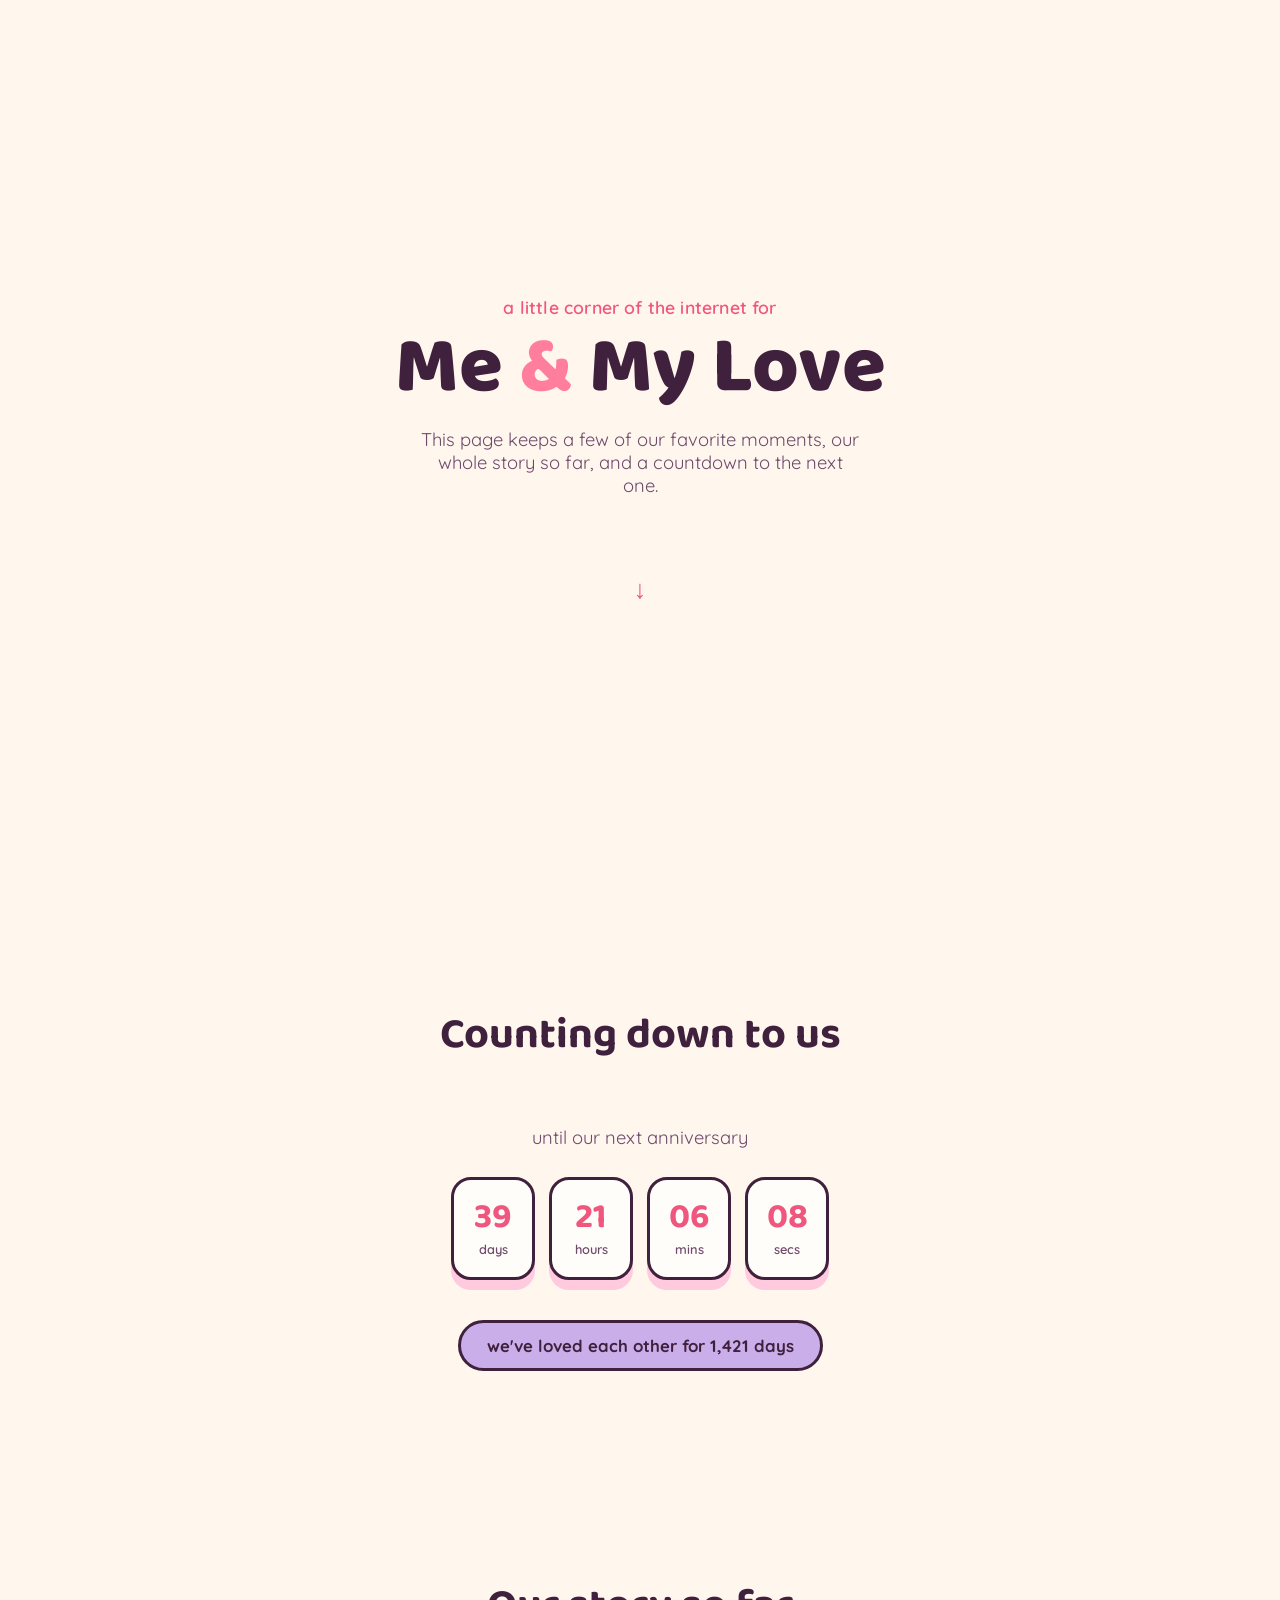
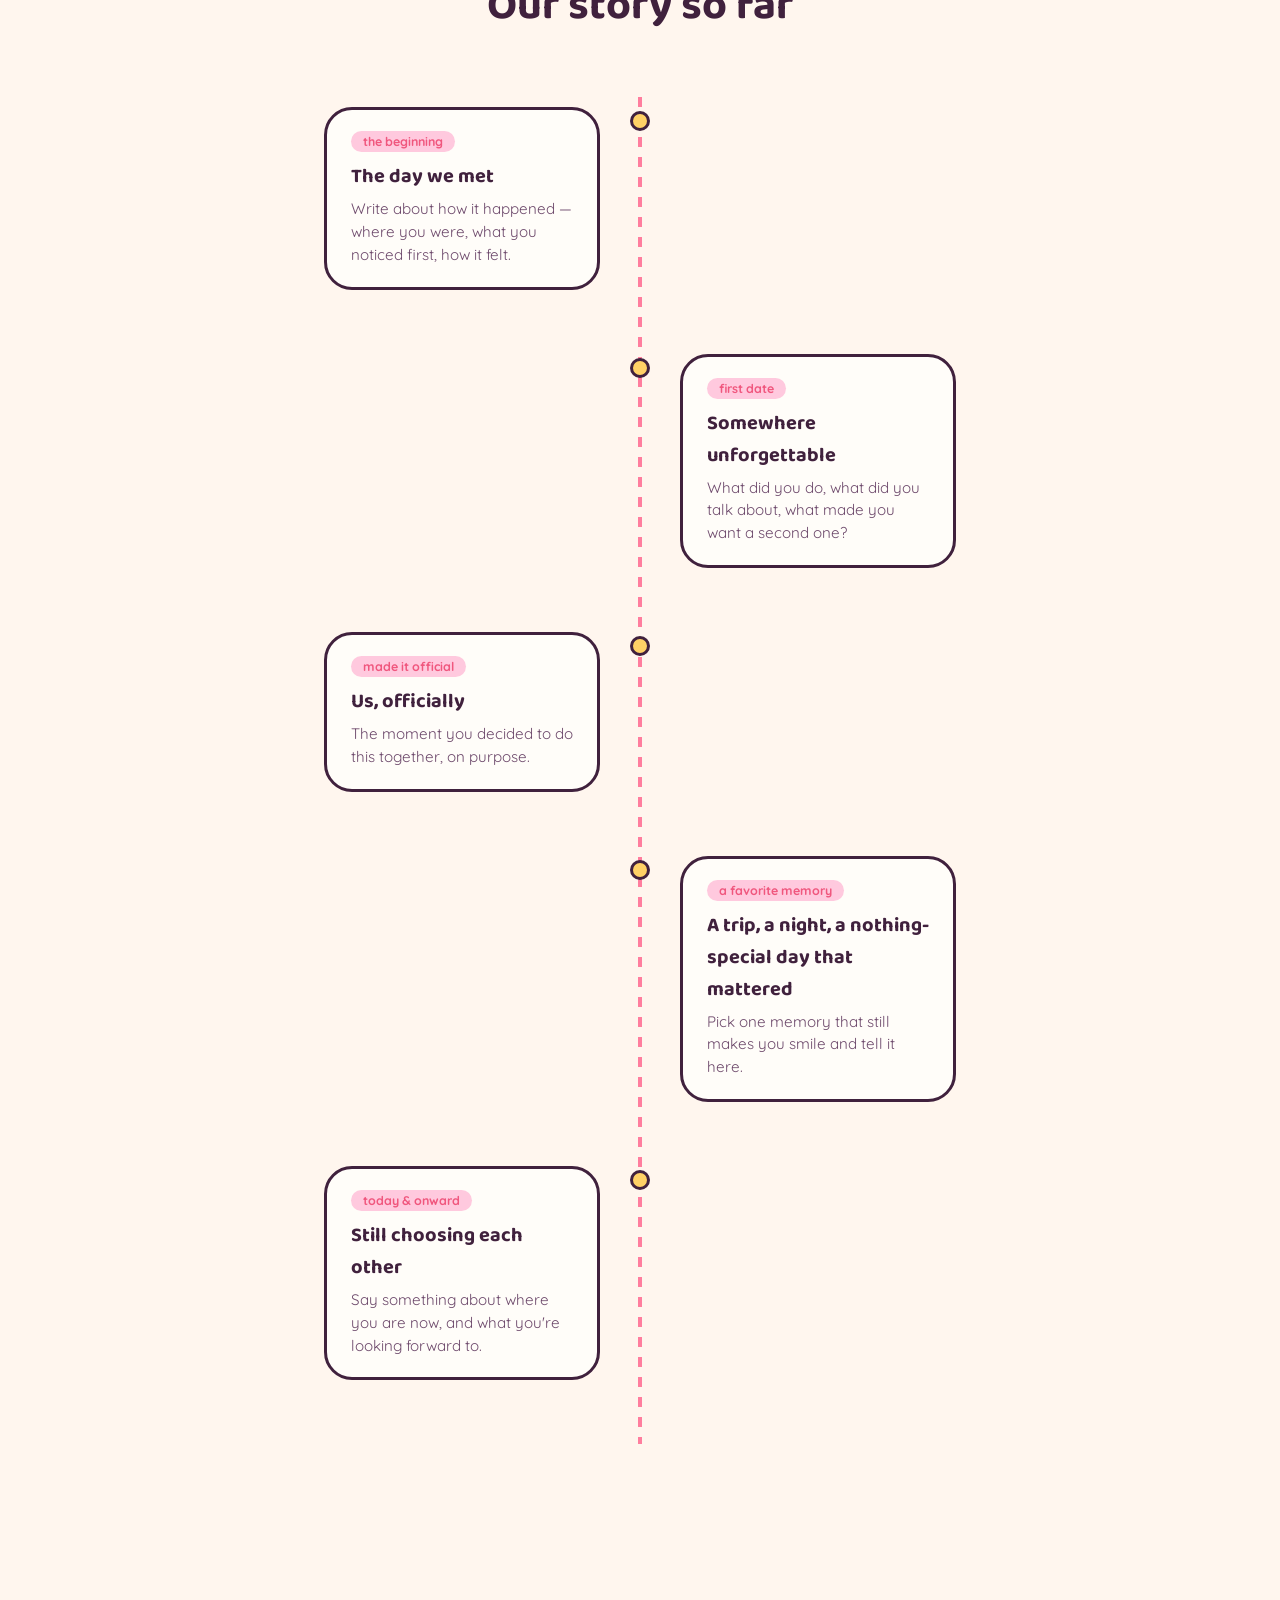
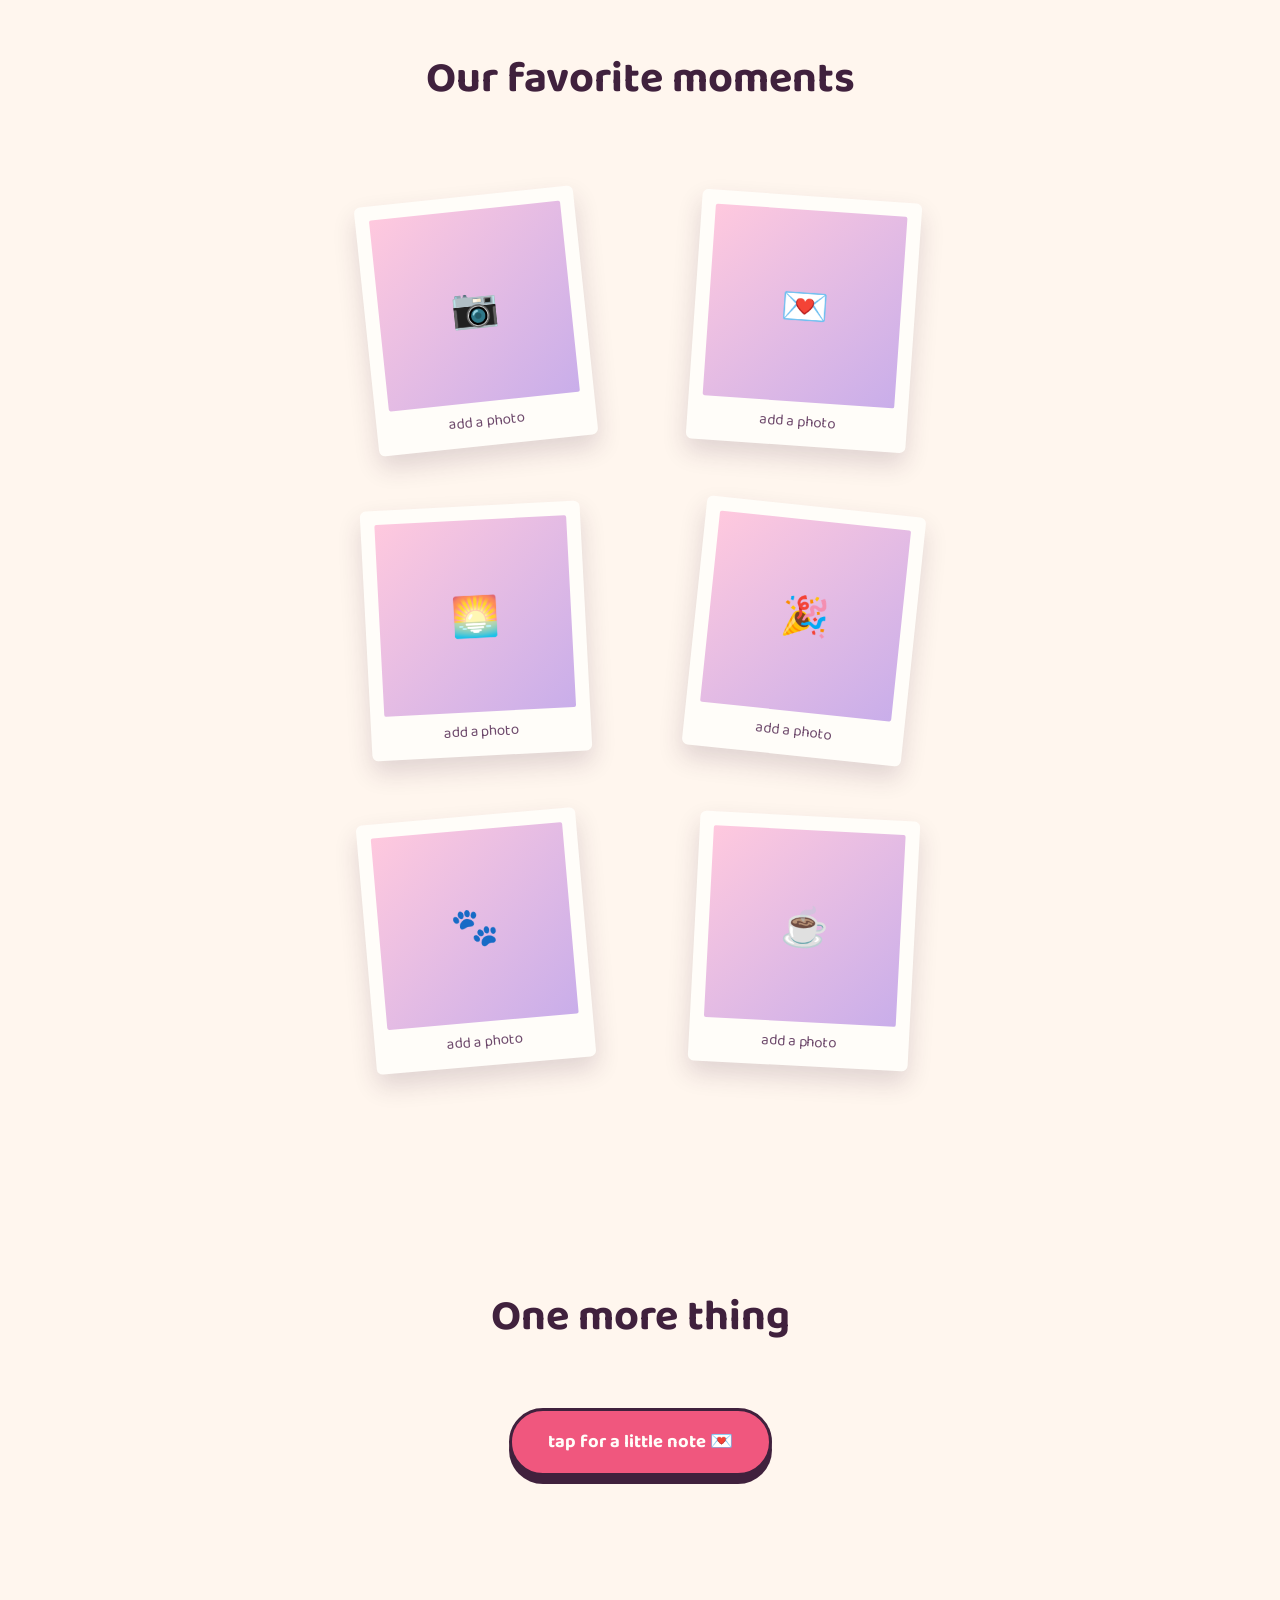
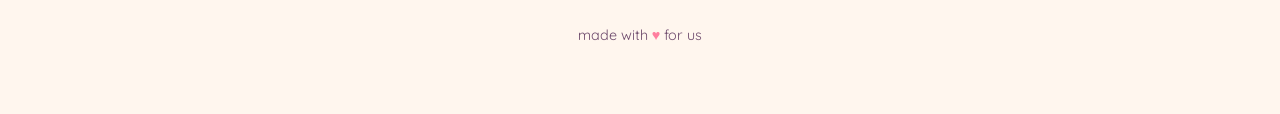
<file: templates/index.html>
<!DOCTYPE html>
<html lang="en">
<head>
<meta charset="UTF-8">
<meta name="viewport" content="width=device-width, initial-scale=1.0">
<title>Me & My Love</title>

<!--
  ============================================================
  QUICK CUSTOMIZE GUIDE — everything you'll want to change
  ============================================================
  1. Your names + tagline      → search for "EDIT: NAMES"
  2. The day you got together  → search for "EDIT: START DATE"
  3. Next anniversary/countdown target → search for "EDIT: COUNTDOWN TARGET"
  4. Timeline story            → search for "EDIT: TIMELINE"
  5. Photos                    → search for "EDIT: PHOTO" (swap the emoji
     placeholder box for <img src="yourphoto.jpg"> — see README.md)
  6. Closing love note         → search for "EDIT: LOVE NOTE"
  ============================================================
-->

<link rel="preconnect" href="https://fonts.googleapis.com">
<link rel="preconnect" href="https://fonts.gstatic.com" crossorigin>
<link href="https://fonts.googleapis.com/css2?family=Baloo+2:wght@500;600;700;800&family=Quicksand:wght@400;500;600;700&display=swap" rel="stylesheet">

<style>
  :root{
    --cream:#FFF6EE;
    --blush:#FFC9DE;
    --coral:#FF7E9E;
    --coral-deep:#F0577E;
    --lavender:#C9AEEA;
    --gold:#FFD166;
    --plum:#40213D;
    --plum-soft:#6E4A6C;
    --paper:#FFFDF9;
    --radius-lg: 28px;
  }

  *{ box-sizing:border-box; }

  html{ scroll-behavior:smooth; }

  body{
    margin:0;
    background:var(--cream);
    color:var(--plum);
    font-family:'Quicksand', sans-serif;
    overflow-x:hidden;
  }

  h1,h2,h3, .display{
    font-family:'Baloo 2', cursive;
    margin:0;
  }

  /* ---------- floating hearts background ---------- */
  #hearts{
    position:fixed;
    inset:0;
    pointer-events:none;
    z-index:0;
    overflow:hidden;
  }
  .heart{
    position:absolute;
    bottom:-10%;
    font-size:20px;
    opacity:0.55;
    animation:rise linear infinite;
    will-change:transform;
  }
  @keyframes rise{
    0%{ transform:translateY(0) translateX(0) rotate(0deg); opacity:0; }
    10%{ opacity:0.6; }
    90%{ opacity:0.5; }
    100%{ transform:translateY(-115vh) translateX(var(--drift,20px)) rotate(25deg); opacity:0; }
  }

  @media (prefers-reduced-motion: reduce){
    .heart{ animation:none; display:none; }
    *{ scroll-behavior:auto !important; }
  }

  section{
    position:relative;
    z-index:1;
    padding:100px 24px;
    max-width:760px;
    margin:0 auto;
  }

  /* ---------- hero ---------- */
  .hero{
    min-height:100svh;
    display:flex;
    flex-direction:column;
    align-items:center;
    justify-content:center;
    text-align:center;
    padding-top:60px;
    padding-bottom:60px;
  }
  .hero .kicker{
    font-size:1.1rem;
    color:var(--coral-deep);
    font-weight:600;
    letter-spacing:0.01em;
    opacity:0;
    transform:translateY(10px);
    animation:pop 0.7s ease-out 0.1s forwards;
  }
  .hero h1{
    font-size:clamp(2.6rem, 8vw, 5rem);
    font-weight:800;
    line-height:1.05;
    color:var(--plum);
    margin-top:8px;
    opacity:0;
    transform:translateY(16px) scale(0.97);
    animation:pop 0.8s cubic-bezier(.2,.9,.25,1.2) 0.3s forwards;
  }
  .hero h1 .amp{
    color:var(--coral);
    display:inline-block;
    animation:wiggle 2.6s ease-in-out 1.4s infinite;
  }
  .hero p.sub{
    margin-top:18px;
    font-size:1.15rem;
    color:var(--plum-soft);
    max-width:440px;
    opacity:0;
    animation:pop 0.7s ease-out 0.6s forwards;
  }
  @keyframes pop{
    to{ opacity:1; transform:translateY(0) scale(1); }
  }
  @keyframes wiggle{
    0%,100%{ transform:rotate(0deg); }
    10%{ transform:rotate(-12deg); }
    20%{ transform:rotate(10deg); }
    30%{ transform:rotate(-6deg); }
    40%{ transform:rotate(0deg); }
  }

  .scroll-cue{
    margin-top:56px;
    font-size:1.6rem;
    opacity:0;
    animation:pop 0.6s ease-out 1s forwards, bob 2s ease-in-out 1.6s infinite;
    color:var(--coral-deep);
  }
  @keyframes bob{
    0%,100%{ transform:translateY(0); }
    50%{ transform:translateY(8px); }
  }

  /* ---------- section heading ---------- */
  .section-head{
    text-align:center;
    margin-bottom:56px;
  }
  .section-head h2{
    font-size:clamp(2rem, 5vw, 2.7rem);
    color:var(--plum);
  }
  .section-head .wave{
    display:block;
    width:120px;
    margin:14px auto 0;
  }

  /* ---------- countdown ---------- */
  .countdown-wrap{
    text-align:center;
  }
  .countdown-msg{
    font-size:1.15rem;
    color:var(--plum-soft);
    margin-bottom:28px;
  }
  .countdown{
    display:flex;
    justify-content:center;
    gap:14px;
    flex-wrap:wrap;
  }
  .cd-box{
    background:var(--paper);
    border-radius:20px;
    padding:20px 14px;
    min-width:84px;
    box-shadow:0 10px 0 var(--blush);
    border:3px solid var(--plum);
  }
  .cd-box .num{
    font-family:'Baloo 2', cursive;
    font-size:2.2rem;
    font-weight:700;
    color:var(--coral-deep);
    line-height:1;
  }
  .cd-box .label{
    font-size:0.8rem;
    color:var(--plum-soft);
    margin-top:6px;
    font-weight:600;
  }

  .days-together{
    margin-top:40px;
    display:inline-block;
    background:var(--lavender);
    color:var(--plum);
    padding:12px 26px;
    border-radius:999px;
    font-weight:700;
    font-size:1.05rem;
    border:3px solid var(--plum);
  }

  /* ---------- timeline ---------- */
  .timeline{
    position:relative;
    padding-top:10px;
  }
  .timeline::before{
    content:"";
    position:absolute;
    left:50%;
    top:0;
    bottom:0;
    width:4px;
    background:repeating-linear-gradient(to bottom, var(--coral) 0 10px, transparent 10px 20px);
    transform:translateX(-50%);
  }
  .t-item{
    position:relative;
    width:50%;
    padding:0 40px 64px;
    opacity:0;
    transition:opacity 0.6s ease, transform 0.6s ease;
  }
  .t-item.visible{ opacity:1; transform:translateY(0) !important; }
  .t-item:nth-child(odd){
    left:0;
    text-align:right;
    transform:translate(-24px, 10px);
  }
  .t-item:nth-child(even){
    left:50%;
    text-align:left;
    transform:translate(24px, 10px);
  }
  .t-dot{
    position:absolute;
    top:4px;
    width:20px; height:20px;
    background:var(--gold);
    border:3px solid var(--plum);
    border-radius:50%;
    z-index:2;
  }
  .t-item:nth-child(odd) .t-dot{ right:-10px; }
  .t-item:nth-child(even) .t-dot{ left:-10px; }
  .t-card{
    display:inline-block;
    background:var(--paper);
    border-radius:var(--radius-lg);
    padding:20px 24px;
    border:3px solid var(--plum);
    max-width:320px;
    text-align:left;
  }
  .t-date{
    font-size:0.78rem;
    font-weight:700;
    color:var(--coral-deep);
    background:var(--blush);
    display:inline-block;
    padding:3px 12px;
    border-radius:999px;
    margin-bottom:8px;
  }
  .t-card h3{
    font-size:1.25rem;
    margin-bottom:6px;
    color:var(--plum);
  }
  .t-card p{
    font-size:0.95rem;
    color:var(--plum-soft);
    line-height:1.5;
    margin:0;
  }

  @media (max-width:640px){
    .timeline::before{ left:20px; }
    .t-item, .t-item:nth-child(even){
      width:100%;
      left:0;
      text-align:left;
      padding:0 0 48px 56px;
    }
    .t-item:nth-child(odd){ text-align:left; transform:translate(0,10px); }
    .t-item:nth-child(odd) .t-dot, .t-item:nth-child(even) .t-dot{ left:10px; }
    .t-card{ max-width:100%; }
  }

  /* ---------- gallery ---------- */
  .gallery{
    display:flex;
    flex-wrap:wrap;
    gap:28px;
    justify-content:center;
    padding-top:10px;
  }
  .polaroid{
    background:var(--paper);
    padding:14px 14px 44px;
    border-radius:6px;
    box-shadow:0 12px 24px rgba(64,33,61,0.16);
    width:220px;
    transition:transform 0.35s ease, box-shadow 0.35s ease;
    position:relative;
  }
  .polaroid:hover{
    transform:translateY(-10px) rotate(0deg) !important;
    box-shadow:0 20px 30px rgba(64,33,61,0.22);
    z-index:5;
  }
  .polaroid:nth-child(1){ transform:rotate(-6deg); }
  .polaroid:nth-child(2){ transform:rotate(4deg); }
  .polaroid:nth-child(3){ transform:rotate(-3deg); }
  .polaroid:nth-child(4){ transform:rotate(6deg); }
  .polaroid:nth-child(5){ transform:rotate(-5deg); }
  .polaroid:nth-child(6){ transform:rotate(3deg); }

  .photo-box{
    width:100%;
    aspect-ratio:1/1;
    border-radius:2px;
    background:linear-gradient(135deg,var(--blush),var(--lavender));
    display:flex;
    align-items:center;
    justify-content:center;
    font-size:2.4rem;
    overflow:hidden;
  }
  .photo-box img{
    width:100%; height:100%; object-fit:cover;
  }
  .polaroid figcaption{
    position:absolute;
    bottom:12px;
    left:0; right:0;
    text-align:center;
    font-family:'Baloo 2', cursive;
    font-size:0.95rem;
    color:var(--plum-soft);
  }

  /* ---------- love note button ---------- */
  .note-section{
    text-align:center;
  }
  .note-btn{
    font-family:'Baloo 2', cursive;
    font-size:1.15rem;
    font-weight:700;
    color:var(--paper);
    background:var(--coral-deep);
    border:3px solid var(--plum);
    padding:16px 36px;
    border-radius:999px;
    cursor:pointer;
    box-shadow:0 8px 0 var(--plum);
    transition:transform 0.15s ease, box-shadow 0.15s ease;
  }
  .note-btn:hover{ transform:translateY(-3px); }
  .note-btn:active{
    transform:translateY(4px);
    box-shadow:0 4px 0 var(--plum);
  }
  .note-card{
    max-width:520px;
    margin:34px auto 0;
    background:var(--paper);
    border:3px solid var(--plum);
    border-radius:var(--radius-lg);
    padding:32px;
    text-align:left;
    font-size:1.05rem;
    line-height:1.7;
    color:var(--plum-soft);
    display:none;
    box-shadow:0 14px 0 var(--gold);
  }
  .note-card.show{ display:block; animation:pop 0.5s cubic-bezier(.2,.9,.25,1.2); }
  .note-card .sign{
    display:block;
    margin-top:18px;
    font-family:'Baloo 2', cursive;
    color:var(--coral-deep);
    font-size:1.15rem;
  }

  footer{
    text-align:center;
    padding:50px 24px 70px;
    color:var(--plum-soft);
    font-size:0.9rem;
    position:relative;
    z-index:1;
  }
  footer .heart-ico{ color:var(--coral); }
</style>
</head>
<body>

<div id="hearts"></div>

<!-- ================= HERO ================= -->
<section class="hero">
  <div class="kicker">a little corner of the internet for</div>
  <!-- EDIT: NAMES — change the two names below -->
  <h1>Me <span class="amp">&amp;</span> My Love</h1>
  <p class="sub">This page keeps a few of our favorite moments, our whole story so far, and a countdown to the next one.</p>
  <div class="scroll-cue">↓</div>
</section>

<!-- ================= COUNTDOWN ================= -->
<section id="countdown">
  <div class="section-head">
    <h2>Counting down to us</h2>
  </div>
  <div class="countdown-wrap">
    <p class="countdown-msg" id="countdown-msg">until our next anniversary</p>
    <div class="countdown" id="countdown-boxes">
      <div class="cd-box"><div class="num" id="cd-days">00</div><div class="label">days</div></div>
      <div class="cd-box"><div class="num" id="cd-hours">00</div><div class="label">hours</div></div>
      <div class="cd-box"><div class="num" id="cd-mins">00</div><div class="label">mins</div></div>
      <div class="cd-box"><div class="num" id="cd-secs">00</div><div class="label">secs</div></div>
    </div>
    <div class="days-together" id="days-together">we've loved each other for — days</div>
  </div>
</section>

<!-- ================= TIMELINE ================= -->
<section id="story">
  <div class="section-head">
    <h2>Our story so far</h2>
  </div>
  <div class="timeline" id="timeline">
    <!-- EDIT: TIMELINE — add, remove, or rewrite these moments -->
    <div class="t-item">
      <span class="t-dot"></span>
      <div class="t-card">
        <span class="t-date">the beginning</span>
        <h3>The day we met</h3>
        <p>Write about how it happened — where you were, what you noticed first, how it felt.</p>
      </div>
    </div>
    <div class="t-item">
      <span class="t-dot"></span>
      <div class="t-card">
        <span class="t-date">first date</span>
        <h3>Somewhere unforgettable</h3>
        <p>What did you do, what did you talk about, what made you want a second one?</p>
      </div>
    </div>
    <div class="t-item">
      <span class="t-dot"></span>
      <div class="t-card">
        <span class="t-date">made it official</span>
        <h3>Us, officially</h3>
        <p>The moment you decided to do this together, on purpose.</p>
      </div>
    </div>
    <div class="t-item">
      <span class="t-dot"></span>
      <div class="t-card">
        <span class="t-date">a favorite memory</span>
        <h3>A trip, a night, a nothing-special day that mattered</h3>
        <p>Pick one memory that still makes you smile and tell it here.</p>
      </div>
    </div>
    <div class="t-item">
      <span class="t-dot"></span>
      <div class="t-card">
        <span class="t-date">today &amp; onward</span>
        <h3>Still choosing each other</h3>
        <p>Say something about where you are now, and what you're looking forward to.</p>
      </div>
    </div>
  </div>
</section>

<!-- ================= GALLERY ================= -->
<section id="gallery">
  <div class="section-head">
    <h2>Our favorite moments</h2>
  </div>
  <div class="gallery">
    <!-- EDIT: PHOTO — replace each .photo-box emoji div with:
         <img src="photos/yourphoto.jpg" alt="caption">
         Keep the surrounding .polaroid + figcaption structure. -->
    <figure class="polaroid"><div class="photo-box">📷</div><figcaption>add a photo</figcaption></figure>
    <figure class="polaroid"><div class="photo-box">💌</div><figcaption>add a photo</figcaption></figure>
    <figure class="polaroid"><div class="photo-box">🌅</div><figcaption>add a photo</figcaption></figure>
    <figure class="polaroid"><div class="photo-box">🎉</div><figcaption>add a photo</figcaption></figure>
    <figure class="polaroid"><div class="photo-box">🐾</div><figcaption>add a photo</figcaption></figure>
    <figure class="polaroid"><div class="photo-box">☕</div><figcaption>add a photo</figcaption></figure>
  </div>
</section>

<!-- ================= LOVE NOTE ================= -->
<section class="note-section">
  <div class="section-head">
    <h2>One more thing</h2>
  </div>
  <button class="note-btn" id="note-btn" type="button">tap for a little note 💌</button>
  <div class="note-card" id="note-card">
    <!-- EDIT: LOVE NOTE — write your real message here -->
    <p>I don't know how to say this without sounding like every love song ever, so I'll just say it plainly: you make ordinary days feel worth remembering. Thank you for choosing me, again and again.</p>
    <span class="sign">— yours, always</span>
  </div>
</section>

<footer>
  made with <span class="heart-ico">♥</span> for us
</footer>

<script>
  // ---------- floating hearts ----------
  const heartsContainer = document.getElementById('hearts');
  const heartEmojis = ['💗','💕','💖','💓'];
  const prefersReduced = window.matchMedia('(prefers-reduced-motion: reduce)').matches;
  if(!prefersReduced){
    const count = window.innerWidth < 640 ? 10 : 18;
    for(let i=0;i<count;i++){
      const h = document.createElement('div');
      h.className = 'heart';
      h.textContent = heartEmojis[Math.floor(Math.random()*heartEmojis.length)];
      h.style.left = Math.random()*100 + 'vw';
      h.style.setProperty('--drift', (Math.random()*80-40) + 'px');
      h.style.animationDuration = (10 + Math.random()*12) + 's';
      h.style.animationDelay = (Math.random()*14) + 's';
      h.style.fontSize = (14 + Math.random()*16) + 'px';
      heartsContainer.appendChild(h);
    }
  }

  // ---------- EDIT: START DATE ----------
  // The date you got together (year, month, day). Month is 0-indexed (0=Jan).
  const startDate = new Date(2023, 0, 14); // <-- change this

  // ---------- EDIT: COUNTDOWN TARGET ----------
  // Set this to your next anniversary / next big date. This auto-rolls to
  // next year once it passes, so you only need to set it once.
  function getNextAnniversary(){
    const now = new Date();
    let next = new Date(now.getFullYear(), startDate.getMonth(), startDate.getDate());
    if(next < now){ next.setFullYear(next.getFullYear()+1); }
    return next;
  }

  function updateCountdown(){
    const target = getNextAnniversary();
    const now = new Date();
    let diff = target - now;
    if(diff < 0) diff = 0;
    const days = Math.floor(diff/(1000*60*60*24));
    const hours = Math.floor((diff/(1000*60*60))%24);
    const mins = Math.floor((diff/(1000*60))%60);
    const secs = Math.floor((diff/1000)%60);
    document.getElementById('cd-days').textContent = String(days).padStart(2,'0');
    document.getElementById('cd-hours').textContent = String(hours).padStart(2,'0');
    document.getElementById('cd-mins').textContent = String(mins).padStart(2,'0');
    document.getElementById('cd-secs').textContent = String(secs).padStart(2,'0');
  }
  updateCountdown();
  setInterval(updateCountdown, 1000);

  // days together counter
  function updateDaysTogether(){
    const now = new Date();
    const diffDays = Math.floor((now - startDate)/(1000*60*60*24));
    document.getElementById('days-together').textContent =
      `we've loved each other for ${diffDays.toLocaleString()} days`;
  }
  updateDaysTogether();

  // ---------- timeline reveal on scroll ----------
  const items = document.querySelectorAll('.t-item');
  const observer = new IntersectionObserver((entries)=>{
    entries.forEach(entry=>{
      if(entry.isIntersecting){
        entry.target.classList.add('visible');
        observer.unobserve(entry.target);
      }
    });
  }, { threshold:0.25 });
  items.forEach(item=>observer.observe(item));

  // ---------- love note toggle ----------
  const noteBtn = document.getElementById('note-btn');
  const noteCard = document.getElementById('note-card');
  noteBtn.addEventListener('click', ()=>{
    const isShown = noteCard.classList.toggle('show');
    noteBtn.textContent = isShown ? 'close 💗' : 'tap for a little note 💌';
    if(isShown){ noteCard.scrollIntoView({behavior:'smooth', block:'center'}); }
  });
</script>

</body>
</html>
</file>
